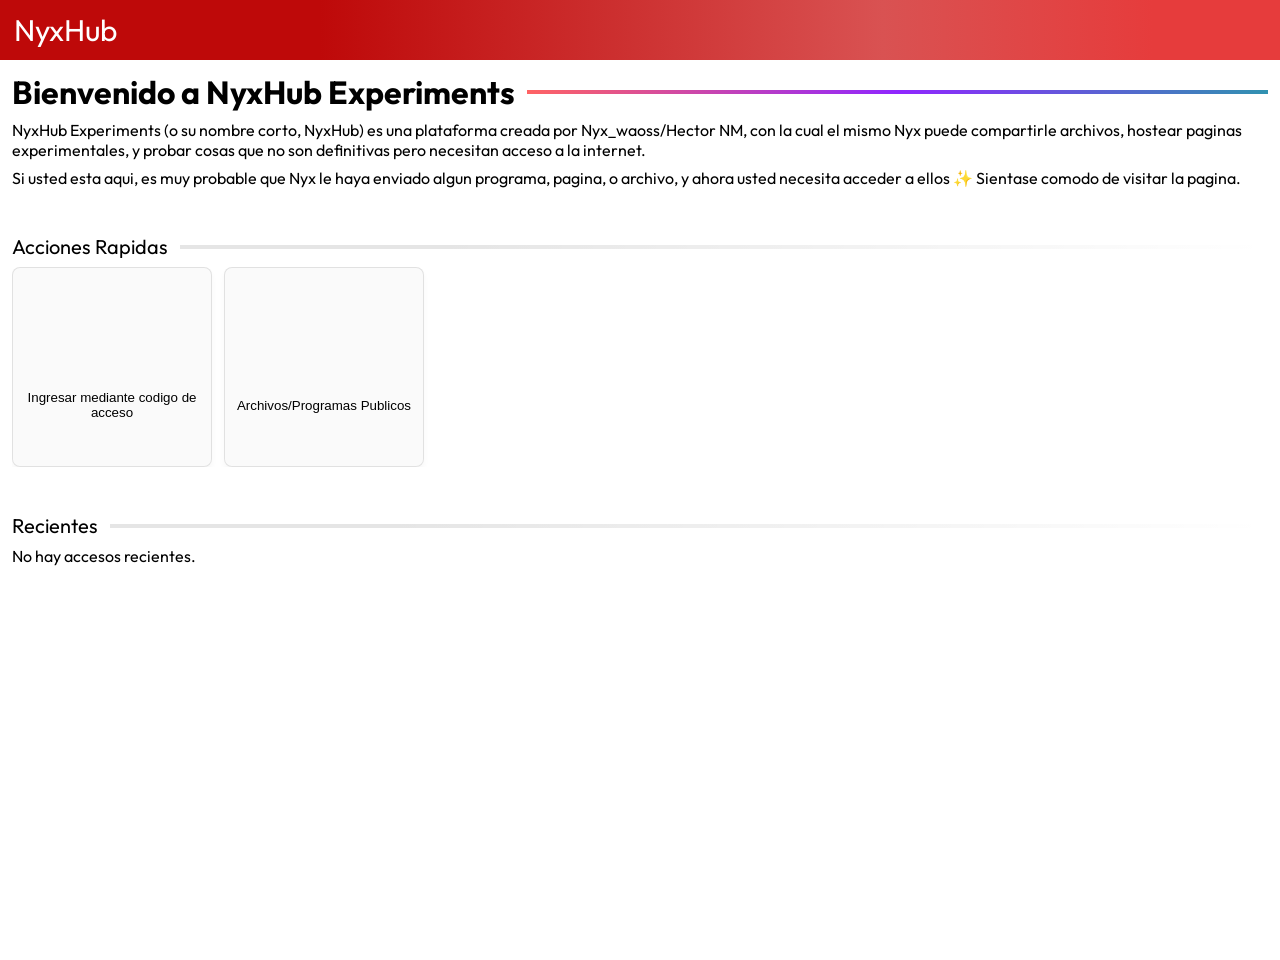
<file: index.html>
<!DOCTYPE html>
<html lang="en">
<head>
    <meta charset="UTF-8">
    <meta name="viewport" content="width=device-width, initial-scale=1.0">
    <title>NyxHub</title>
    <link rel="stylesheet" href="/styleinjected.css">
    <link rel="stylesheet" href="/styles.css">
    <link rel='stylesheet' href='https://cdn-uicons.flaticon.com/4.0.0/uicons-solid-rounded/css/uicons-solid-rounded.css'>
    <meta name="google-site-verification" content="td00GYDnzHykh4Shzi8BROy9XLe3nFU7idQ3V87_ILs" />
</head>
<body>
    <header>
        <span>NyxHub</span>
    </header>
    <main id="main">
        <div class="welcome"><h1>Bienvenido a NyxHub Experiments</h1><div class="line"></div></div>
        <span>NyxHub Experiments (o su nombre corto, NyxHub) es una plataforma creada por Nyx_waoss/Hector NM, con la cual el mismo Nyx puede compartirle archivos, hostear paginas experimentales, y probar cosas que no son definitivas pero necesitan acceso a la internet.</span>
        <span>Si usted esta aqui, es muy probable que Nyx le haya enviado algun programa, pagina, o archivo, y ahora usted necesita acceder a ellos ✨️ Sientase comodo de visitar la pagina.</span>
        <section class="quickActons">
            <div class="title"><span>Acciones Rapidas</span><div class="line"></div></div>
            <div class="content">
                <button onclick="home_quickActions_enterViaAccessCode()"><i class="fi fi-sr-password-alt"></i> Ingresar mediante codigo de acceso</button>
                <button><i class="fi fi-sr-globe"></i> Archivos/Programas Publicos</button>
            </div>
        </section>
        <section class="recientPages">
            <div class="title"><span>Recientes</span><div class="line"></div></div>
            <div class="content">
                <button><i class="fi fi-sr-password-alt"></i> Ingresar mediante codigo de acceso</button>
            </div>
        </section>
    </main>
    <div id="textMsgBox" class="hidden">
        <span>Ingrese un valor.</span>
        <input type="text">
        <div class="buttons">
            <button class="cls">Cancelar</button>
            <button class="acp">Confirmar</button>
        </div>
    </div>
    <script src="/scriptinjected.js"></script>
    <script src="/app.js"></script>
</body>
</html>
</file>
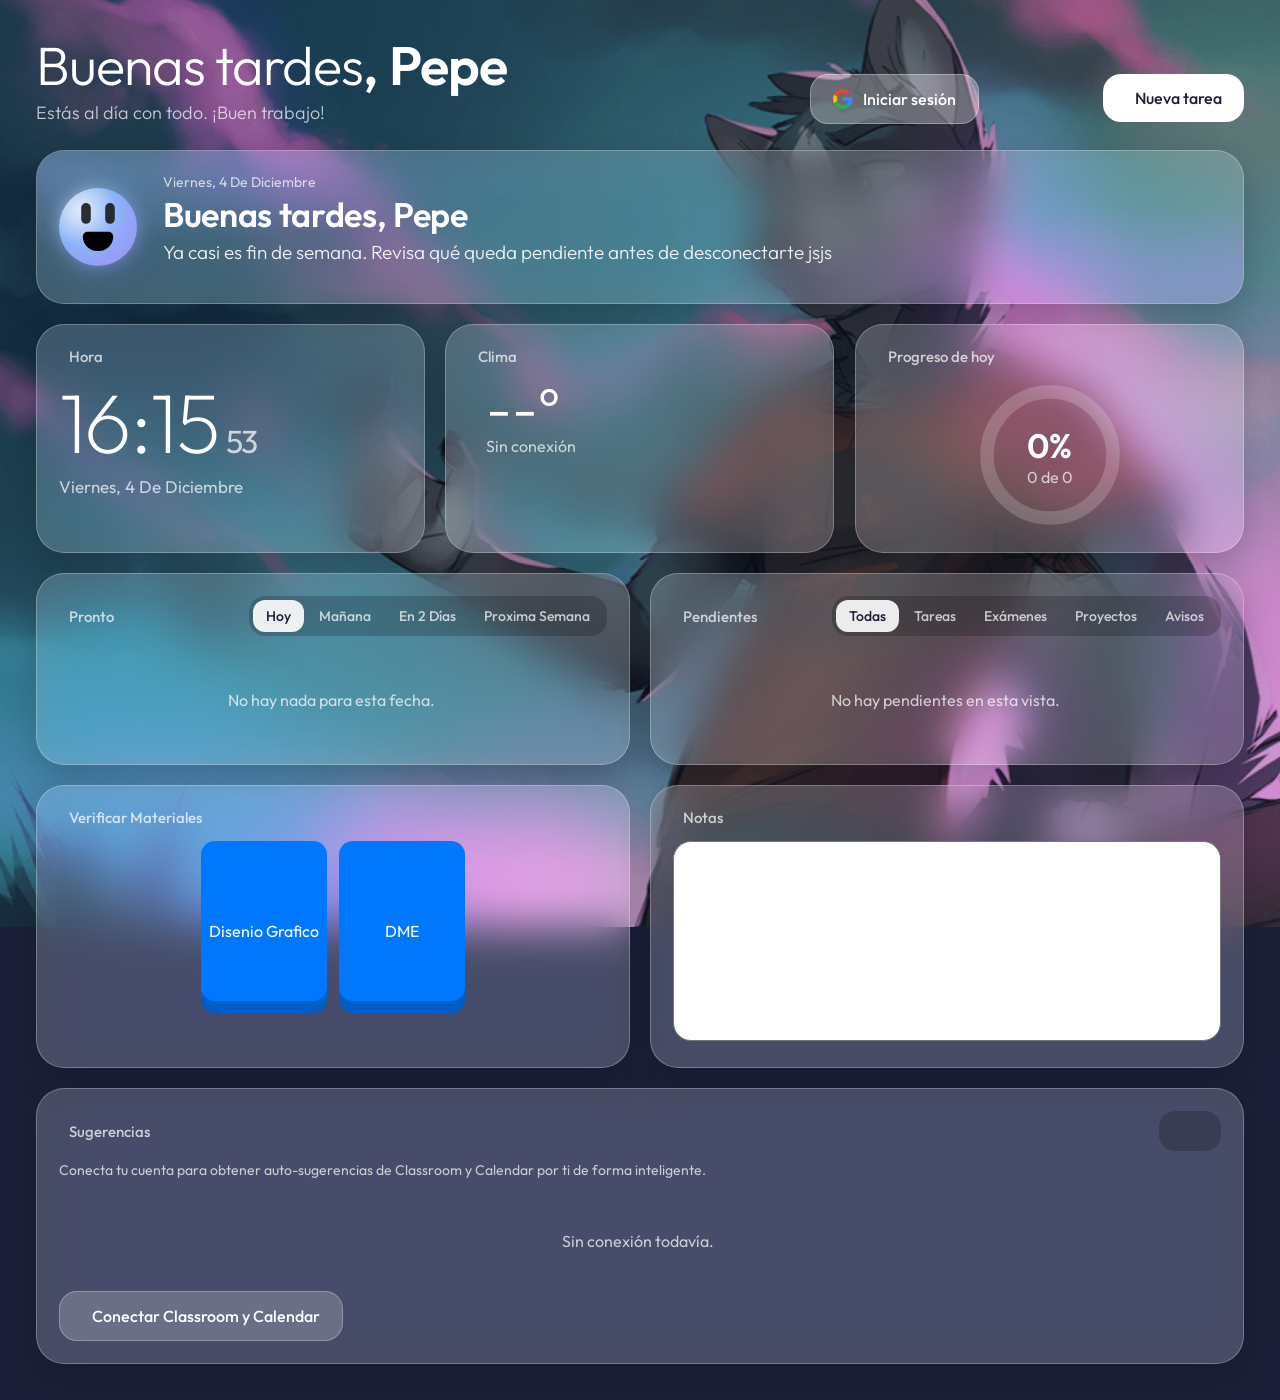
<file: public/pendientesdashboard/index.html>
<!DOCTYPE html>
<html lang="es">
<head>
<meta charset="UTF-8">
<meta name="viewport" content="width=device-width, initial-scale=1, viewport-fit=cover">
<title>ToDo Nyx</title>
<link rel="icon" type="image/x-icon" href="/public/pendientesdashboard/assets/icons/icon-192.png">
<link rel="preconnect" href="https://fonts.googleapis.com">
<link rel="preconnect" href="https://fonts.gstatic.com" crossorigin>
<link href="https://fonts.googleapis.com/css2?family=Outfit:wght@100..900&display=swap" rel="stylesheet">
<link rel="stylesheet" href="https://cdn-uicons.flaticon.com/2.6.0/uicons-regular-rounded/css/uicons-regular-rounded.css">
<link rel='stylesheet' href='https://cdn-uicons.flaticon.com/4.0.0/uicons-solid-rounded/css/uicons-solid-rounded.css'>
<link rel="stylesheet" href="styles.css">
<link rel="manifest" href="/public/pendientesdashboard/manifest.json">
<meta name="theme-color" content="#1b2038">
<meta name="google-site-verification" content="td00GYDnzHykh4Shzi8BROy9XLe3nFU7idQ3V87_ILs" />
</head>
<body>
<div class="bg"></div>

<div id="nioContainer">
    <div class="lastResponse">
        <p class="nioResponse">
            Claro que si! He agregado la tarea para ti!
        </p>
    </div>
    <div class="input">
        <span class="userInput">Puedes agregar una tarea de...</span>
    </div>
</div>

<main class="app">
	<header class="top">
		<div>
			<h1><span id="hello">Buenos días</span>, <span id="name" contenteditable="true" spellcheck="false" title="Toca para cambiar tu nombre">Pepe</span></h1>
			<p id="sub" class="muted"></p>
		</div>
		<div class="create">
		<button class="btn secondary" id="subjectsBtn" title="Materias"><i class="fi fi-rr-settings"></i></button>
			<button class="btn secondary" id="invokeNioBtn"><i class="fi fi-rr-circle-microphone"></i></button>
			<button class="btn primary" id="add"><i class="fi fi-rr-plus"></i><span>Nueva tarea</span></button>
		</div>
	</header>

	<section class="grid">
		<article class="card hero" id="hero" data-mood="calm" style="--i:0">
			<div class="hero-orb" id="invokeNioOrbBtn">
				<span></span><span></span><span></span>
				<div class="face">
					<div class="eyes"><div class="eye l"></div><div class="eye r"></div></div><div class="mouth"></div>
				</div>
			</div>
			<div class="hero-body">
				<div class="hero-kicker" id="heroKicker"></div>
				<h2 id="heroTitle"></h2>
				<p id="heroText"></p>
				<div class="hero-chips" id="heroChips"></div>
			</div>
		</article>

		<article class="card clock" style="--i:0">
			<div class="card-title"><i class="fi fi-rr-clock"></i>Hora</div>
			<div class="time"><span id="hm">00:00</span><small id="sec">00</small></div>
			<div class="muted" id="date"></div>
		</article>

		<article class="card weather" style="--i:1">
			<div class="card-title"><i class="fi fi-rr-cloud-sun"></i>Clima</div>
			<div class="w-row">
				<i class="fi fi-rr-cloud-sun w-icon" id="w-icon"></i>
				<div>
					<div class="temp" id="w-temp">--°</div>
					<div class="muted" id="w-desc">Clima</div>
				</div>
			</div>
			<div class="w-extra muted" id="w-extra"></div>
		</article>

		<article class="card progress" style="--i:2">
			<div class="card-title"><i class="fi fi-rr-chart-pie-alt"></i>Progreso de hoy</div>
			<div class="ring-wrap">
				<svg viewBox="0 0 100 100" class="ring">
					<circle cx="50" cy="50" r="42" class="ring-bg"/>
					<circle cx="50" cy="50" r="42" class="ring-fg" id="ring"/>
				</svg>
				<div class="ring-text"><b id="pct">0%</b><span class="muted" id="pct-sub">0 de 0</span></div>
			</div>
		</article>

		<article class="card list today" style="--i:3">
			<div class="card-title"><i class="fi fi-rr-calendar-day"></i>Pronto
				<div class="seg" id="soonFilters">
					<button data-sf="today" class="on">Hoy</button>
					<button data-sf="tomorrow">Mañana</button>
					<button data-sf="in2days">En 2 Días</button>
					<button data-sf="nextweek">Proxima Semana</button>
				</div>
			</div>
			<div class="tasks" id="today"></div>
		</article>

		<article class="card list upcoming" style="--i:4">
			<div class="card-title">
				<i class="fi fi-rr-list-check"></i>Pendientes
				<div class="seg" id="filters">
					<button data-f="all" class="on">Todas</button>
					<button data-f="Tarea">Tareas</button>
					<button data-f="Examen">Exámenes</button>
					<button data-f="Proyecto">Proyectos</button>
					<button data-f="Recordatorio">Avisos</button>
				</div>
			</div>
			<div class="tasks" id="upcoming"></div>
		</article>

		<article class="card list materialcheck" style="--i:5">
			<div class="card-title"><i class="fi fi-rr-box"></i>Verificar Materiales</div>
			<div class="row">
				<button data-mat="dg">
					<div class="icons">
						<i class="fi fi-sr-pencil-paintbrush"></i>
						<i class="fi fi-sr-palette"></i>
					</div>
					Disenio Grafico
				</button>
				<button data-mat="dme">
					<div class="icons">
						<i class="fi fi-sr-house-chimney"></i>
						<i class="fi fi-sr-ruler-triangle"></i>
					</div>
					DME
				</button>
			</div>
		</article>

		<article class="card list quicknotes" style="--i:6">
			<div class="card-title"><i class="fi fi-rr-edit"></i>Notas</div>
			<textarea id="quickNotes"></textarea>
		</article>

		<article class="card list suggest" id="suggestCard" style="--i:7">
			<div class="card-title">
				<i class="fi fi-rr-bulb"></i>Sugerencias <span class="badge" id="sgCount"></span>
				<div class="seg">
				<button id="sgMap" title="Vincular clases con materias"><i class="fi fi-rr-link"></i></button>
				<button id="sgRefresh" title="Revisar ahora"><i class="fi fi-rr-refresh"></i></button>
				</div>
			</div>
			<div class="sg-status muted" id="sgStatus"></div>
			<div class="tasks" id="sgList"></div>
			<button class="btn ghost" id="sgConnect"><i class="fi fi-rr-link"></i><span>Conectar Classroom y Calendar</span></button>
			<button class="btn ghost" id="sgDisconnect" style="display:none"><i class="fi fi-rr-sign-out-alt"></i><span>Desconectar Classroom y Calendar</span></button>
		</article>
	</section>
</main>

<div class="overlay" id="overlay">
	<div class="panel" id="panel"></div>
</div>
<div class="toasts" id="toasts"></div>

<script src="assistant.js"></script>
<script src="app.js"></script>
<script src="sync.js"></script>
<script src="intel/config.js"></script>
<script src="intel/store.js"></script>
<script src="intel/text.js"></script>
<script src="intel/classify.js"></script>
<script src="intel/google.js"></script>
<script src="intel/collector.js"></script>
<script src="intel/analyzer.js"></script>
<script src="intel/greeter.js"></script>
<script src="intel/mock.js"></script>
<script src="intel/ui.js"></script>
<script src="intel/settings.js"></script>

<script src="intel/intel.js"></script>
<!--<script src="https://cdn.jsdelivr.net/npm/eruda"></script>
<script>eruda.init();</script>-->
</body>
</html>
</file>
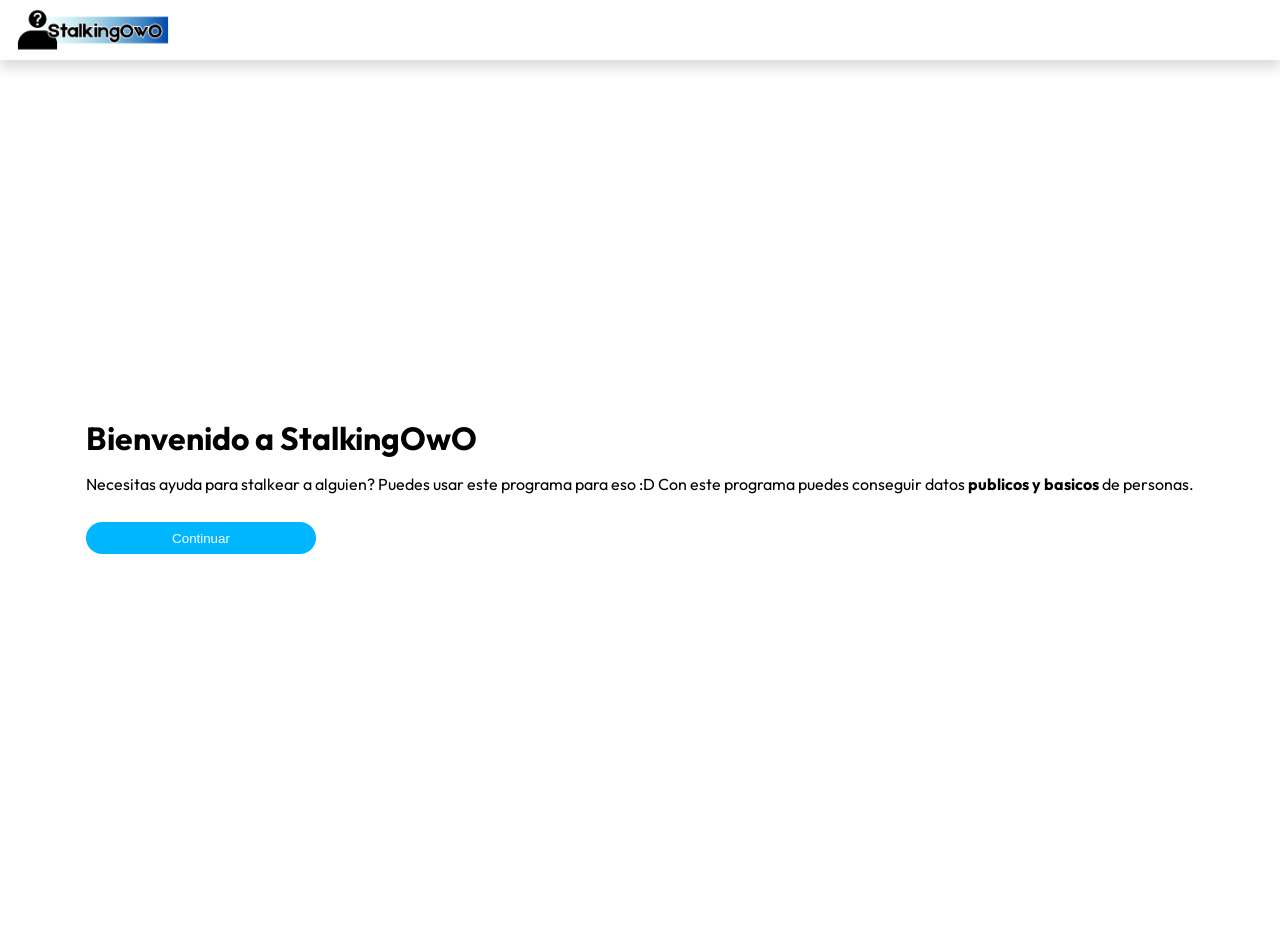
<file: public/stalkingowo/index.html>
<!DOCTYPE html>
<html lang="en">
<head>
    <meta charset="UTF-8">
    <meta name="viewport" content="width=device-width, initial-scale=1.0">
    <title>StalkOWO</title>
    <script src="/scriptinjected.js"></script>
    <link rel="stylesheet" href="/styleinjected.css">
    <link rel="stylesheet" href="/public/stalkingowo/styles.css">
    <link rel='stylesheet' href='https://cdn-uicons.flaticon.com/4.0.0/uicons-solid-rounded/css/uicons-solid-rounded.css'>
    <link rel='stylesheet' href='https://cdn-uicons.flaticon.com/4.0.0/uicons-bold-rounded/css/uicons-bold-rounded.css'>
</head>
<body>
    <header><img alt="" src="/public/stalkingowo/assets/logo.png"></header>
    <main>
        <div id="page_home" class="page hidden">
            <h1>Bienvenido a StalkingOwO</h1>
            <p>Necesitas ayuda para stalkear a alguien? Puedes usar este programa para eso :D Con este programa puedes conseguir datos <strong>publicos y basicos</strong> de personas.</p>
            <button onclick="gotoPage('first')">Continuar <i class="fi fi-rr-angle-small-right"></i></button>
        </div>
        <div id="page_first" class="page hidden">
            <h1>Aviso Importante y Términos de Uso</h1>
            <p>
                Por razones legales, éticas y de privacidad, es fundamental considerar los siguientes puntos antes de continuar:
            </p>
            <ul>
                <li>
                    <strong>Información únicamente pública:</strong> Este programa no accede, extrae ni vulnera información privada. Todo el contenido recopilado proviene de fuentes de acceso público en internet.
                </li>
                <li>
                    <strong>Uso responsable:</strong> La herramienta está concebida con fines puramente informativos. Queda estrictamente prohibido su uso para acoso (harassment), ciberacoso, doxxing, intimidación o cualquier actividad ilícita.
                </li>
                <li>
                    <strong>Responsabilidad del usuario:</strong> No nos hacemos responsables del uso indebido, la interpretación o las acciones que ejecutes utilizando los datos mostrados en esta plataforma.
                </li>
            </ul>
            <p>
                Al hacer clic en "Acepto", confirmas que entiendes estas condiciones y te comprometes a hacer un uso ético de la herramienta.
            </p>
            <label for="acceptEticCheckbox"><input type="checkbox" id="acceptEticCheckbox"> Acepto el uso ético de la herramienta.</label>
            <button onclick="gotoPage('selectData')">Acepto <i class="fi fi-rr-angle-small-right"></i></button>
        </div>
    </main>

    <script src="/public/stalkingowo/app.js"></script>
</body>
</html>
</file>
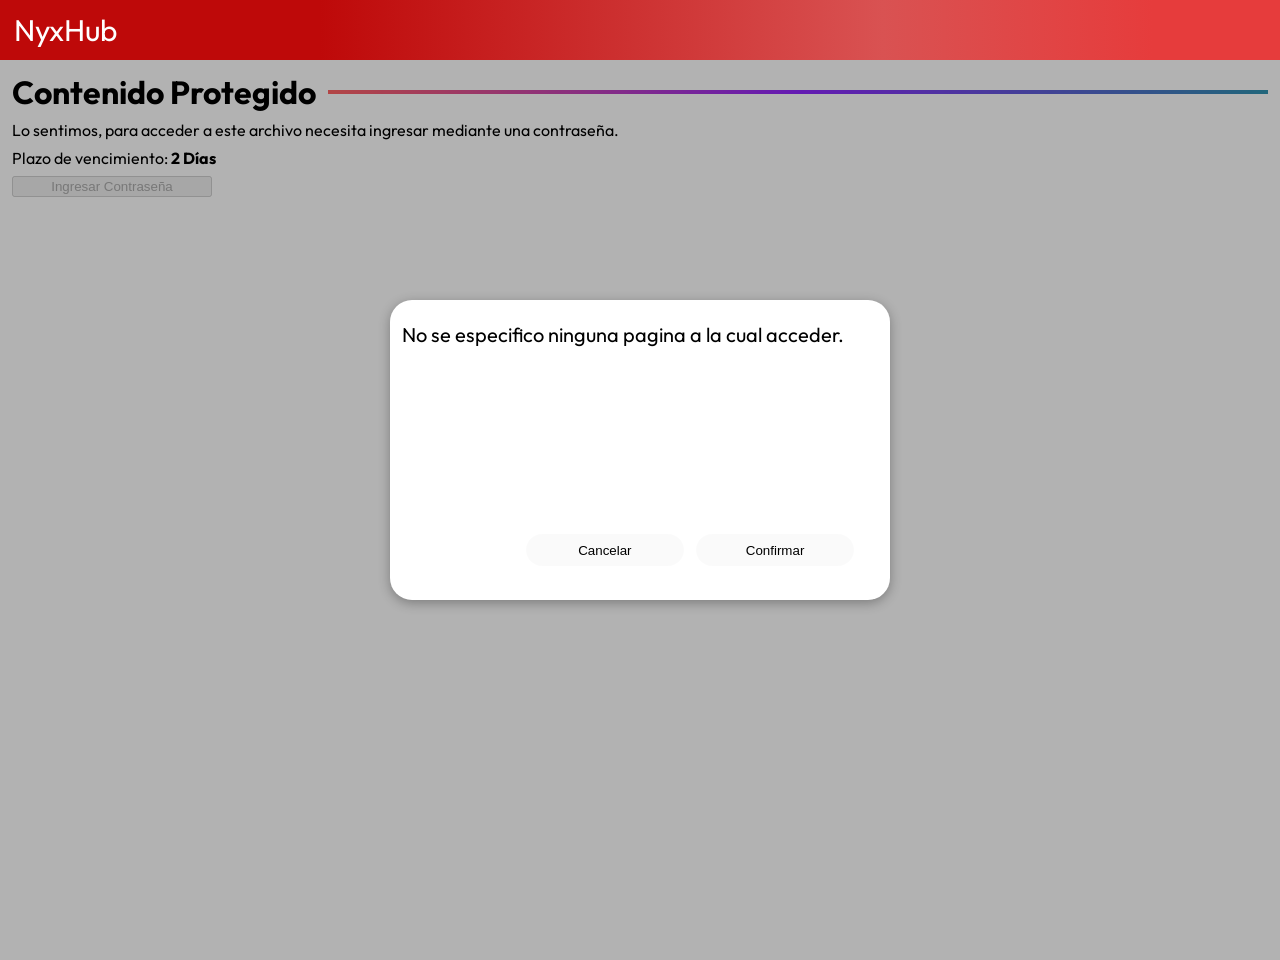
<file: requestAccess.html>
<!DOCTYPE html>
<html lang="en">
<head>
    <meta charset="UTF-8">
    <meta name="viewport" content="width=device-width, initial-scale=1.0">
    <title>NyxHub | Contenido Protegido</title>
    <link rel="stylesheet" href="/styleinjected.css">
    <link rel="stylesheet" href="/styles.css">
    <link rel="stylesheet" href="/requestAccess/styles.css">
    <link rel='stylesheet' href='https://cdn-uicons.flaticon.com/4.0.0/uicons-solid-rounded/css/uicons-solid-rounded.css'>
</head>
<body>
    <header>
        <span>NyxHub</span>
    </header>
    <main id="main">
        <div class="welcome"><h1>Contenido Protegido</h1><div class="line"></div></div>
        <span>Lo sentimos, para acceder a este archivo necesita ingresar mediante una contraseña.</span>
        <span>Plazo de vencimiento: <strong>2 Días</strong></span>
        <button onclick="verifyAndRedirect()" id="accessButton">Ingresar Contraseña</button>
    </main>
    <div id="textMsgBox" class="hidden">
        <span>Ingrese un valor.</span>
        <input type="text">
        <div class="buttons">
            <button class="cls">Cancelar</button>
            <button class="acp">Confirmar</button>
        </div>
    </div>
    <script src="/scriptinjected.js"></script>
    <script src="/requestAccess/app.js"></script>
</body>
</html>
<!--
ü, é, á, í, ó, ú, ñ, Ñ, ¿, ¡
-->
</file>
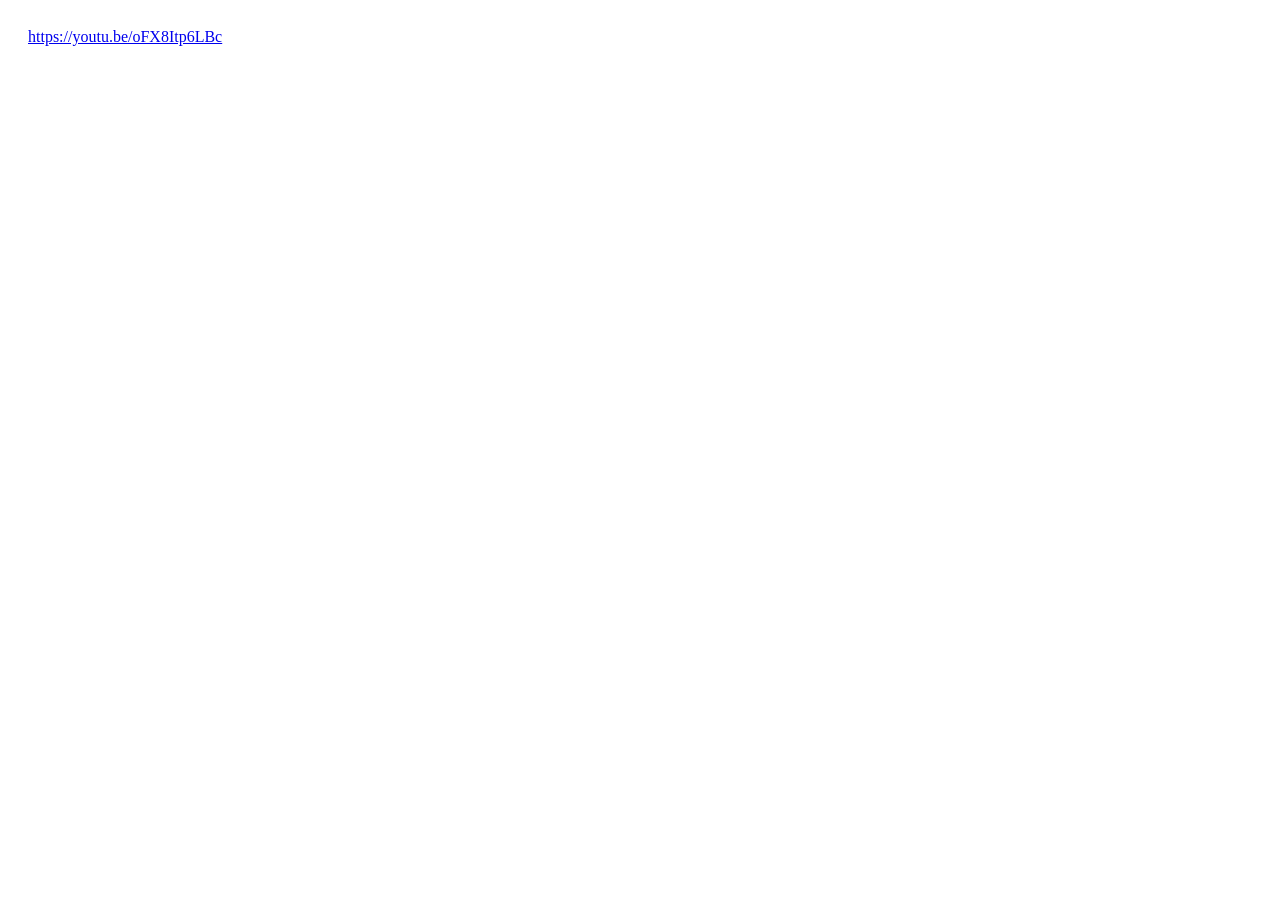
<file: public/mensajecuriosouwu.html>
<!DOCTYPE html>
<html lang="en">
<head>
    <meta charset="UTF-8">
    <meta name="viewport" content="width=device-width, initial-scale=1.0">
    <title>Hola?</title>
    <style>
        .hidden {
            display: none !important;
        }
        body {
            width: 100vw;
            height: 100vh;

            overflow-x: hidden;
            overflow-y: auto;

            display: flex;
            flex-direction: column;
            align-items: center;

            margin: 0;
        }
        h1 {
            margin: 0;
            margin-top: 4px;
        }
        p {
            margin: 0;
        }
        .text {
            width: 100%;
            display: flex;

            background-color: rgb(255, 255, 255);
            box-shadow: inset 0 4px 6px rgba(0, 0, 0, 0.1);

            padding: 14px;
            box-sizing: border-box;

            margin-top: 22px;
        }
        .text p {
            word-break: break-all;
        }

        #videolinkpopup {
            position: fixed;
            top: 0;
            left: 0;
            width: 100%;
            height: 100%;
            z-index: 80;

            background-color: white;

            padding: 28px;
            box-sizing: border-box;
        }
    </style>
</head>
<body>
    <div id="videolinkpopup"> <a href="https://youtu.be/oFX8Itp6LBc">https://youtu.be/oFX8Itp6LBc</a> </div>
    <h1>Hola?</h1>
    <p>Eres Isan? Espero que si. Que haces aqui? Que buscas?? Solo te dire que...</p>
    <div class="text">
        <p>MTZ4MTYuLi4zMgpBbnRlcyBkZSBjb250aW51YXIsIHF1ZSBoYWNlcyBhcXXDrT8gQ29tbyBsbGVnYXN0ZSBhY2E/PyBCdWVubywgYXF1w60gdGllbmVzIGxvIHF1ZSBidXNjYXMgKENyZW8pLgpQZXJvIGVuIHNlcmlvLCBjb21vIGxsZWdhc3RlIGhhc3RhIGFxdWk/[base64]/[base64]/[base64]</p>
    </div>
    <script>
        const params = new URLSearchParams(window.location.search);
        if (params.has('whatthefuck')) {
            document.getElementById('videolinkpopup').classList.add('hidden');
        }
    </script>
</body>
</html>
</file>
<file: styleinjected.css>
@import url('https://fonts.googleapis.com/css2?family=Outfit:wght@100..900&display=swap');
html, body {
    margin: 0;
    width: 100vw;
    height: 100vh;
    font-family: "Outfit", sans-serif;
}
.hidden {
    display: none !important;
}
</file>
<file: styles.css>
/*nyxhub main*/
body {
    overflow-y: hidden;
    overflow-x: hidden;
}

header {
    width: 100%;
    height: 60px;

    background: #BE0909;
    background: linear-gradient(90deg, rgba(190, 9, 9, 1) 25%, rgba(217, 82, 82, 1) 69%, rgba(230, 60, 60, 1) 90%);
    box-shadow: 0 8px 12px rgba(0, 0, 0, 0.18);

    display: flex;
    align-items: center;
    gap: 8px;

    padding: 4px 14px;
    box-sizing: border-box;

    overflow-x: hidden;
}
header span {
    font-size: 30px;
    color: white;
}

main {
    width: 100%;
    height: 100%;

    padding: 12px;
    box-sizing: border-box;

    display: flex;
    flex-direction: column;
    gap: 8px;

    overflow-y: auto;
    overflow-x: hidden;

    background-color: white;
}
main .welcome {
    width: 100%;
    display: flex;
    align-items: center;
    justify-content: center;
    gap: 12px;
}
main .welcome h1 {
    margin: 0;
    flex-shrink: 0;
    font-size: clamp(24px, 3vw, 32px);
}
main .welcome .line {
    width: 100%;
    height: 4px;
    flex: 1;
    flex-shrink: 1;

    background: #ff6363;
    background: linear-gradient(90deg, rgba(255, 99, 99, 1) 0%, rgba(143, 38, 255, 1) 50%, rgba(48, 146, 176, 1) 100%);
}
@media (max-width: 768px) {
    main .welcome h1 {
        width: 100%;
        flex: 1;
        text-align: center;
    }
    main .welcome .line {
        display: none;
    }
}

main section {
    width: 100%;
    height: auto;
    max-height: 600px;

    margin-top: 38px;

    display: flex;
    flex-direction: column;
}

main section .title {
    width: 100%;
    display: flex;
    align-items: center;
    gap: 12px;
}
main section .title span {
    font-size: 20px;
}
main section .title .line {
    width: 100%;
    height: 4px;
    flex: 1;
    flex-shrink: 1;
    background: #000000;
    background: linear-gradient(90deg, rgba(0, 0, 0, 0.1) 25%, rgba(0, 0, 0, 0) 100%);
}

main section .content {
    width: 100%;
    display: flex;
    align-items: center;
    gap: 12px;
    overflow-y: hidden;
    overflow-x: auto;
    margin-top: 8px;
}
main section .content button {
    width: 200px;
    height: auto;
    aspect-ratio: 1/1;

    border-radius: 8px;
    border: 1px solid rgba(0, 0, 0, 0.1);
    background-color: rgba(0, 0, 0, 0.02);
    box-shadow: 0 4px 6px rgba(0, 0, 0, 0.034);
    cursor: pointer;

    display: flex;
    flex-direction: column;
    align-items: center;
    justify-content: center;
    gap: 16px;
}
main section .content button:hover {
    border: 1px solid rgba(0, 0, 0, 0.14);
    background-color: rgba(0, 0, 0, 0.06);
    box-shadow: 0 4px 6px rgba(0, 0, 0, 0.06);
}

main section .content button i {
    font-size: 60px;
    width: 60px;
    height: 60px;
}

#textMsgBox {
    position: fixed;
    top: 50%;
    left: 50%;
    transform: translate(-50%, -50%) scale(1);
    width: 100%;
    height: 100%;
    max-width: 500px;
    max-height: 300px;
    z-index: 10;

    border-radius: 22px;
    box-shadow: 0 3px 12px rgba(0, 0, 0, 0.3);
    background-color: rgb(255, 255, 255);

    display: flex;
    flex-direction: column;
    align-items: center;
    gap: 12px;

    padding: 22px 12px;
    box-sizing: border-box;
}
#textMsgBox span {
    font-size: 20px;
    width: 100%;
    text-align: left;
}
#textMsgBox input {
    width: 80%;
    height: 30px;

    margin-top: 12px;

    border: none;
    border-radius: 8px;
    border-bottom: 1px solid rgba(0, 0, 0, 0.3);
    background-color: rgba(0, 0, 0, 0.04);
}
#textMsgBox .buttons {
    width: 90%;
    display: flex;
    align-items: center;
    justify-content: center;
    gap: 12px;

    margin-top: auto;
    margin-bottom: 12px;
    padding-left: 100px;
    box-sizing: border-box;
}
#textMsgBox .buttons button {
    width: 100%;
    height: 32px;

    background-color: rgba(0, 0, 0, 0.02);
    border: none;
    border-radius: 999em;
    cursor: pointer;
}
#textMsgBox .buttons button:hover {
    background-color: rgba(0, 0, 0, 0.04);
}
</file>
<file: public/pendientesdashboard/styles.css>
:root{
  --text:#fff;
  --muted:rgba(255,255,255,.72);
  --glass:rgba(255,255,255,.2);
  --glass-strong:rgba(28,30,48,.55);
  --border:rgba(255,255,255,.26);
  --accent:#8ab4ff;
  --ok:#7ee0a8;
  --warn:#ffcf70;
  --bad:#ff8c9a;
  --radius:28px;
  --ease:cubic-bezier(.2,.9,.2,1);
}
*{box-sizing:border-box;margin:0;padding:0;-webkit-tap-highlight-color:transparent}
html,body{height:100%}
body{
  font-family:'Outfit',system-ui,sans-serif;
  color:var(--text);
  background:#1b2038;
  overflow-x:hidden;
}
.bg{
  position:fixed;inset:0;z-index:-1;
  background:
    linear-gradient(160deg,rgba(15,18,40,.35),rgba(15,18,40,.15)),
    url("/public/pendientesdashboard/assets/wallpaper.webp") center/cover no-repeat,
    linear-gradient(135deg,#3a4a8f,#8a5ca8 55%,#e08a7a);
  animation:drift 40s ease-in-out infinite alternate;
  transform:scale(1.06);
}
@keyframes drift{to{transform:scale(1.12) translate(-1.2%,-1%)}}

.muted{color:var(--muted)}
button{font:inherit;color:inherit;border:0;background:none;cursor:pointer}
i.fi{display:inline-flex;line-height:1}

.app{max-width:1280px;margin:0 auto;padding:clamp(18px,3vw,36px);padding-top:max(env(safe-area-inset-top),clamp(18px,3vw,36px))}

/* Cabecera */
.top{display:flex;align-items:flex-end;gap:16px;margin-bottom:26px;animation:fadeIn .8s var(--ease) both; width: 100%;}
.top .btn.secondary {
    padding: 14px 0;
    display: flex;
    align-items: center;
    justify-content: center;
}
.top .btn.secondary i {
    font-size: 24px;
    width: 24px;
    height: 24px;
}
h1{font-size:clamp(32px,5vw,54px);font-weight:600;letter-spacing:-.02em;line-height:1.1}
#hello{font-weight:300}
#name{outline:none;border-bottom:2px dashed transparent;transition:border-color .2s;border-radius:4px;padding:0 2px}
#name:active,#name:focus{border-color:rgba(255,255,255,.5)}
#sub{font-size:18px;margin-top:6px;font-weight:300}
.btn{display:inline-flex;align-items:center;gap:10px;padding:14px 22px;border-radius:18px;font-weight:500;font-size:16px;transition:transform .32s var(--ease),background .25s}
.btn:active{transform:scale(.97)}
.btn.primary{background:#fff;color:#1b2038}
.btn.primary i{transition:transform .35s var(--ease)}
.btn.ghost{background:var(--glass);border:1px solid var(--border)}
.btn.danger{background:rgba(255,140,154,.2);border:1px solid rgba(255,140,154,.5);color:#ffd0d6}

/* Grid */
.grid{display:grid;grid-template-columns:repeat(12,1fr);gap:20px}
.card{
	background:var(--glass);
	border:1px solid var(--border);
	border-radius:var(--radius);
	padding:22px;
	backdrop-filter:blur(22px) saturate(150%);
	-webkit-backdrop-filter:blur(22px) saturate(150%);
	box-shadow:0 12px 32px rgba(10,12,30,.22);
	animation:rise .8s var(--ease) both;
	animation-delay:calc(var(--i)*90ms + 150ms);
}
.card .row {
	width: 100%;
	display: flex;
	align-items: center;
	justify-content: center;
	gap: 12px;
}
.clock,.weather,.progress{grid-column:span 4;min-height:200px}
.today{grid-column:span 6}
.upcoming{grid-column:span 6}
.materialcheck{grid-column:span 6}
.materialcheck .row button {
	height: 160px;
	width: 126px;

	border-radius: 14px;
	box-shadow: 0 12px 0 rgb(0, 94, 202);
	background-color: rgb(0, 119, 255);
}
.materialcheck .row button:active {
	transform: translateY(8px);
	box-shadow: 0 4px 0 rgb(0, 94, 202);
}
.mat{cursor:pointer}
.mat.done .t-title{text-decoration:none;opacity:1}
.mat-count{margin:6px 0 16px;font-size:15px}

.quicknotes{grid-column:span 6}
.quicknotes textarea {
	width: 100%;
	height: 200px;
	resize: none;

	box-sizing: border-box;
	padding: 8px;
	border-radius: 18px;
	font-family: 'Outfit', sans-serif;
	font-size: 16px;
	background-color: rgba(255, 255, 255, 1);
	color: black;
}
.card-title{display:flex;align-items:center;gap:10px;font-size:15px;font-weight:500;color:var(--muted);margin-bottom:14px;flex-wrap:wrap}
@keyframes rise{from{opacity:0;transform:translateY(28px) scale(.97)}to{opacity:1;transform:none}}
@keyframes fadeIn{from{opacity:0;transform:translateY(-10px)}to{opacity:1;transform:none}}

/* Reloj */
.time{display:flex;align-items:baseline;gap:8px;font-size:clamp(54px,7vw,84px);font-weight:200;letter-spacing:-.03em;line-height:1}
.time small{font-size:.38em;font-weight:400;color:var(--muted);display:inline-block;min-width:1.2em; transition:transform 0.5s var(--ease), filter 0.3s ease;}
.time small.tick{transform:scale(1.1); filter: blur(2px); transition:transform 0.02s var(--ease), filter 0.02s ease;}
.clock .muted{margin-top:12px;font-size:17px;text-transform:capitalize}

/* Clima */
.w-row{display:flex;align-items:center;gap:18px}
.w-icon{font-size:64px;/*animation:float 5s ease-in-out infinite*/}
@keyframes float{50%{transform:translateY(-8px) rotate(-3deg)}}
.temp{font-size:56px;font-weight:300;line-height:1}
.w-extra{margin-top:14px;font-size:15px;display:flex;gap:18px}
.w-extra span{display:inline-flex;align-items:center;gap:6px}

/* Progreso */
.ring-wrap{position:relative;width:150px;height:150px;margin:4px auto 0}
.ring{width:100%;height:100%;transform:rotate(-90deg)}
.ring circle{fill:none;stroke-width:9;stroke-linecap:round}
.ring-bg{stroke:rgba(255,255,255,.18)}
.ring-fg{stroke:var(--ok);stroke-dasharray:264;stroke-dashoffset:264;transition:stroke-dashoffset 1.1s var(--ease)}
.ring-text{position:absolute;inset:0;display:flex;flex-direction:column;align-items:center;justify-content:center}
.ring-text b{font-size:34px;font-weight:600}

/* Listas */
.tasks{display:flex;flex-direction:column;gap:10px;max-height:420px;overflow-y:auto;padding:2px 4px 2px 0;scrollbar-width:thin;scrollbar-color:rgba(255,255,255,.3) transparent}
.task{
    --c:#8ab4ff;
    display:grid;grid-template-columns:auto 1fr auto;align-items:center;gap:14px;
    padding:14px 16px;border-radius:20px;
    background:rgba(255,255,255,.1);
    border:1px solid rgba(255,255,255,.16);
    /*border-left:5px solid var(--c);*/
    cursor:pointer;
    transition:transform .3s var(--ease),background .3s;
    animation:rise .55s var(--ease) both;
    animation-delay:calc(var(--n)*55ms);
}
.task .subject {
    color: color-mix(in srgb, var(--c) 90%, white 10%);
    text-shadow: 0 0 8px rgba(0, 0, 0, 0.2);
}
.task:active{transform:translateX(6px);background:rgba(255,255,255,.18)}
.check{width:30px;height:30px;border-radius:50%;border:2px solid rgba(255,255,255,.55);display:grid;place-items:center;font-size:14px;color:transparent;transition:all .35s var(--ease)}
.check:active{border-color:#fff;transform:scale(1.12)}
.task.done .check{background:var(--ok);border-color:var(--ok);color:#12301f;animation:pop .45s var(--ease)}
@keyframes pop{40%{transform:scale(1.35)}}
.t-title{font-size:17px;font-weight:500;transition:opacity .3s}
.t-meta{font-size:14px;color:var(--muted);display:flex;gap:14px;flex-wrap:wrap;margin-top:3px}
.t-meta span{display:inline-flex;align-items:center;gap:5px}
.task.done .t-title{text-decoration:line-through;opacity:.5}
.task.done .t-meta{opacity:.5}
.task.late .when{color: color-mix(in srgb, var(--bad) 90%, white 10%); text-shadow: 0 0 8px rgba(0, 0, 0, 0.1);}
.chev{opacity:.5;transition:transform .3s var(--ease)}
.task:active .chev{transform:translateX(4px);opacity:1}
.empty{display:flex;flex-direction:column;align-items:center;gap:8px;padding:30px 10px;color:var(--muted);text-align:center}
.empty i{font-size:34px}

/* Filtros */
.seg{margin-left:auto;display:flex;gap:2px;padding:4px;border-radius:16px;background:rgba(0,0,0,.2)}
.seg button{padding:7px 13px;border-radius:12px;font-size:14px;color:var(--muted);transition:all .25s var(--ease)}
.seg button.on{background:rgba(255,255,255,.9);color:#1b2038}

/* Overlay y panel */
.overlay{
    position:fixed;
    inset:0;
    z-index:20;
    display:flex;
    align-items:center;
    justify-content:center;
    padding:18px;
    background:rgba(10,12,28,.35);
    backdrop-filter:blur(8px);
    -webkit-backdrop-filter:blur(8px);

    pointer-events: none;
    opacity: 0;
    transition: opacity 0.28s ease;
}
.overlay.open {
    pointer-events: all;
    opacity: 1;
    /*animation:fadeOnly .35s ease both*/
}
@keyframes fadeOnly{from{opacity:0}}
.panel{
  --c:#8ab4ff;
  position:relative;width:min(560px,100%);max-height:92vh;overflow-y:auto;
  padding:30px;border-radius:32px;
  background:var(--glass-strong);
  border:1px solid var(--border);
  backdrop-filter:blur(30px) saturate(160%);
  -webkit-backdrop-filter:blur(30px) saturate(160%);
  box-shadow:0 30px 70px rgba(5,6,20,.45);
  transform-origin:top left;
}
.panel>*{animation:rise .6s var(--ease) both}
.panel>*:nth-child(1){animation-delay:.12s}
.panel>*:nth-child(2){animation-delay:.18s}
.panel>*:nth-child(3){animation-delay:.24s}
.panel>*:nth-child(4){animation-delay:.3s}
.panel>*:nth-child(5){animation-delay:.36s}
.panel>*:nth-child(6){animation-delay:.42s}
.x{position:absolute;top:18px;right:18px;width:40px;height:40px;border-radius:50%;background:rgba(255,255,255,.12);display:grid;place-items:center;font-size:16px;transition:transform .3s var(--ease),background .2s;animation:none!important}
.x:hover{transform:rotate(90deg);background:rgba(255,255,255,.25)}
.d-subject{display:flex;align-items:center;gap:10px;font-size:16px;font-weight:500;color:var(--c);margin-bottom:8px;pointer-events: none;user-select: none;}
.d-title{font-size:32px;font-weight:600;line-height:1.15;letter-spacing:-.01em;padding-right:44px}
.d-grid{display:grid;grid-template-columns:1fr 1fr;gap:12px;margin:22px 0}
.d-item{padding:14px 16px;border-radius:18px;background:rgba(255,255,255,.09);border:1px solid rgba(255,255,255,.14)}
.d-item small{display:flex;align-items:center;gap:7px;color:var(--muted);font-size:13px;margin-bottom:5px}
.d-item b{font-size:17px;font-weight:500}
.d-desc{padding:16px 18px;border-radius:18px;background:rgba(255,255,255,.07);line-height:1.55;color:rgba(255,255,255,.9);font-weight:300;font-size:16px;white-space:pre-wrap}
.d-actions{display:flex;gap:12px;margin-top:22px;flex-wrap:wrap}
.d-actions .btn{flex:1;justify-content:center}

/* Formulario */
.f-title{font-size:26px;font-weight:600;margin-bottom:18px; pointer-events: none; user-select: none;}
.field{display:flex;flex-direction:column;gap:6px;margin-bottom:14px}
.field label{font-size:14px;color:var(--muted)}
.field input,.field select,.field textarea{
  font:inherit;color:#fff;padding:13px 15px;border-radius:15px;
  background:rgba(255,255,255,.1);border:1px solid rgba(255,255,255,.2);outline:none;
  transition:border-color .25s,background .25s;color-scheme:dark;
}
.field select option{background:#23274a}
.field input:focus,.field select:focus,.field textarea:focus{border-color:#fff;background:rgba(255,255,255,.16)}
.field textarea{resize:vertical;min-height:84px}
.two{display:grid;grid-template-columns:1fr 1fr;gap:12px}

/* Toasts */
.toasts{position:fixed;left:50%;bottom:24px;transform:translateX(-50%);z-index:40;display:flex;flex-direction:column;gap:10px;align-items:center}
.toast{display:flex;align-items:center;gap:12px;padding:14px 20px;border-radius:18px;background:var(--glass-strong);border:1px solid var(--border);backdrop-filter:blur(20px);-webkit-backdrop-filter:blur(20px);animation:toastIn .5s var(--ease) both}
.toast.out{animation:toastOut .35s ease forwards}
@keyframes toastIn{from{opacity:0;transform:translateY(30px) scale(.9)}}
@keyframes toastOut{to{opacity:0;transform:translateY(20px) scale(.95)}}

.bit{position:fixed;z-index:50;width:9px;height:9px;border-radius:3px;pointer-events:none}

.top .create {
  display: flex;
  align-items: center;
  gap: 12px;
  margin-left: 12px;
}
/* Responsive */
@media (max-width:1000px){
  .clock,.weather{grid-column:span 6}
  .progress{grid-column:span 12}
  .today,.upcoming,.materialcheck,.quicknotes{grid-column:span 12}
  .progress .ring-wrap{margin:0 auto}
}
@media (max-width:620px){
  .clock,.weather{grid-column:span 12}
  .top{flex-direction:column;align-items:stretch}
  .top #syncBtn{width: 100%;}
  .top .create {
    width: 100%;
    margin-left: 0;
  }
  .top .create .secondary {
    width: 38px;
  }
  .top .create .primary {
    width: 100%;
  }
  .btn.primary{justify-content:center}
  .two,.d-grid{grid-template-columns:1fr}
  .seg{margin-left:0;width:100%;overflow-x:auto}
}
:focus-visible{outline:2px solid #fff;outline-offset:3px}
@media (prefers-reduced-motion:reduce){
  *,*::before,*::after{animation-duration:.01ms!important;animation-delay:0ms!important;transition-duration:.01ms!important}
}

/* Tarjeta del clima con foto de fondo */
.weather{position:relative;overflow:hidden;isolation:isolate}
.weather::before,.weather::after{content:"";position:absolute;inset:0;z-index:-1;border-radius:inherit}
.weather::before{
  background:var(--wbg) center/cover no-repeat;
  opacity:0;transform:scale(1.08);
  transition:opacity 1s ease,transform 6s ease-out;
}
.weather::after{
  background:linear-gradient(180deg,rgba(10,14,34,.25),rgba(10,14,34,.55));
  opacity:0;transition:opacity 1s ease;
}
.weather.has-bg::before{opacity:1;transform:scale(1)}
.weather.has-bg::after{opacity:1}
.weather.has-bg{backdrop-filter:none;-webkit-backdrop-filter:none}
.weather.has-bg .muted,.weather.has-bg .card-title{color:rgba(255,255,255,.9)}
.weather.has-bg .temp,.weather.has-bg .w-icon{text-shadow:0 2px 12px rgba(0,0,0,.35)}

/* Nio: panel flotante del asistente #nioContainer {
    position: fixed;
    bottom: 12px;
    right: 12px;
    height: 322px;
    width: 410px;
    z-index: 10;

    display: flex;
    flex-direction: column;
    align-items: center;
    justify-content: center;
    gap: 12px;

    padding: 10px;
    box-sizing: border-box;

    border-radius: 48px;
    backdrop-filter: blur(2px);

    transform: translateY(342px);
    transition: transform 0.4s ease;
}
#nioContainer.show {
    transform: translateY(0);
}

#nioContainer .lastResponse {
    height: 100%;
    width: 100%;
    flex: 1;
    
    padding: 20px 16px;
    box-sizing: border-box;

    border-radius: 40px;
    background-color: rgba(29, 29, 29);
    border: 1px solid rgba(255, 255, 255, 0.2);
}
#nioContainer .input {
    height: 70px;
    width: 100%;
    flex-shrink: 0;
    
    padding: 14px 18px;
    box-sizing: border-box;

    display: flex;
    flex-direction: row;
    align-items: center;

    border-radius: 40px;
    background-color: rgb(29, 29, 29);
    border: 1px solid rgba(255, 255, 255, 0.2);
}

*/
#nioContainer{
  position:fixed;left:50%;bottom:max(env(safe-area-inset-bottom),24px);z-index:30;
  width:min(680px,92vw);padding:20px 24px;border-radius:30px;
  background:var(--glass-strong);border:1px solid var(--border);
  backdrop-filter:blur(26px) saturate(160%);-webkit-backdrop-filter:blur(26px) saturate(160%);
  box-shadow:0 20px 50px rgba(5,6,20,.4);
  opacity:0;pointer-events:none;transform:translate(-50%,40px) scale(.96);
  transition:opacity .45s ease,transform .55s cubic-bezier(.2,.9,.2,1);
}
#nioContainer.show{opacity:1;pointer-events:auto;transform:translate(-50%,0) scale(1)}
#nioContainer .lastResponse{margin-bottom:14px}
#nioContainer .lastResponse:has(.nioResponse:empty){display:none}
.nioResponse{margin:0;font-size:21px;font-weight:500;line-height:1.35;color:#fff}
#nioContainer .input{display:flex;align-items:center;gap:14px;min-height:28px}
.userInput{flex:1;font-size:17px;font-weight:300;color:var(--muted);transition:opacity .3s}
.userInput.ghost{opacity:.55}
.nioType{
  width:100%;font:inherit;color:#fff;padding:10px 14px;border-radius:14px;outline:none;
  background:rgba(255,255,255,.1);border:1px solid rgba(255,255,255,.22);
}

/* Ondas de voz */
.wave{display:inline-flex;align-items:center;gap:4px;height:26px}
.wave i{width:4px;height:6px;border-radius:2px;background:#fff;opacity:.7;transition:height .3s ease}
.listening .wave i{animation:bar 1s ease-in-out infinite}
.speaking .wave i{animation:bar .7s ease-in-out infinite;background:var(--accent)}
.thinking .wave i{animation:think 1.1s ease-in-out infinite}
.wave i:nth-child(2){animation-delay:.12s!important}
.wave i:nth-child(3){animation-delay:.24s!important}
.wave i:nth-child(4){animation-delay:.36s!important}
.wave i:nth-child(5){animation-delay:.48s!important}
@keyframes bar{0%,100%{height:6px}50%{height:24px}}
@keyframes think{0%,100%{height:6px;opacity:.4}50%{height:12px;opacity:1}}

/* Que los avisos no se encimen con Nio */
body.nio-open .toasts{bottom:200px}



/* Botón de sesión y sincronización */
.btn.secondary.sync{gap:10px;padding:10px 16px;font-size:15px}
.sync.out{padding:12px 18px}
.sync .avatar{width:30px;height:30px;border-radius:50%;object-fit:cover;background:rgba(255,255,255,.2)}
.sync .st{font-size:15px;color:var(--ok)}
.sync.syncing .st{color:#fff;animation:syncspin 1s linear infinite}
.sync.error .st,.sync.reconnect .st{color:var(--warn)}
.sync.offline .st{color:var(--muted)}
@keyframes syncspin{to{transform:rotate(360deg)}}

#syncBtn {
  margin-left: auto;
  height: 100%;

  padding:14px 22px;border-radius:18px;font-weight:500;font-size:16px;transition:transform .32s var(--ease),background .25s;

  border: 1px solid rgba(255, 255, 255, 0.3);
  background-color: rgba(255, 255, 255, 0.3);
}

#syncMenu{
  position:fixed;z-index:25;width:min(320px,calc(100vw - 24px));padding:18px;border-radius:24px;
  display:flex;flex-direction:column;gap:12px;
  background:var(--glass-strong);border:1px solid var(--border);
  backdrop-filter:blur(26px) saturate(160%);-webkit-backdrop-filter:blur(26px) saturate(160%);
  box-shadow:0 20px 50px rgba(5,6,20,.4);
  opacity:0;pointer-events:none;transform:translateY(-10px) scale(.96);transform-origin:top right;
  transition:opacity .25s ease,transform .35s cubic-bezier(.2,.9,.2,1);
}
#syncMenu.open{opacity:1;pointer-events:auto;transform:none}
#syncMenu .who{display:flex;align-items:center;gap:12px}
#syncMenu .who img{width:44px;height:44px;border-radius:50%;background:rgba(255,255,255,.2)}
#syncMenu .who b{display:block;font-weight:500;font-size:17px}
#syncMenu .who small{color:var(--muted);font-size:14px;word-break:break-all}
#syncMenu .stat{display:flex;gap:10px;align-items:flex-start;padding:12px 14px;border-radius:16px;background:rgba(255,255,255,.08);font-size:14px;color:var(--muted);line-height:1.4}
#syncMenu .stat i{margin-top:2px}
#syncMenu .btn{justify-content:center;width:100%;padding:12px 16px;font-size:15px}


/* ===== Hero inteligente ===== */
.hero{grid-column:span 12;display:flex;align-items:center;gap:26px;position:relative;overflow:hidden;
  --a:#8ab4ff;--b:#b38cff}
.hero::before{content:"";position:absolute;inset:-40%;z-index:-1;opacity:.35;
  background:radial-gradient(40% 40% at 20% 30%,var(--a),transparent 70%),radial-gradient(40% 40% at 80% 70%,var(--b),transparent 70%);
  animation:heroDrift 14s ease-in-out infinite alternate;transition:opacity 1s}
@keyframes heroDrift{to{transform:translate(4%,3%) rotate(8deg) scale(1.08)}}
.hero[data-mood="calm"]{--a:#8ab4ff;--b:#b38cff}
.hero[data-mood="busy"]{--a:#ffcf70;--b:#ff9f80}
.hero[data-mood="urgent"]{--a:#ff8c9a;--b:#ff7f50}
.hero[data-mood="celebrate"]{--a:#7ee0a8;--b:#7fd1ff}
.hero-orb{position:relative;flex:0 0 78px;height:78px;width: 78px;}
.hero-orb span{position:absolute;inset:0;border-radius:50%;background:radial-gradient(circle at 30% 30%,#fff,var(--a) 45%,var(--b));
  opacity:.9;animation:orb 4s ease-in-out infinite}
.hero-orb span:nth-child(2){animation-delay:-1.3s;opacity:.45;filter:blur(8px)}
.hero-orb span:nth-child(3){animation-delay:-2.6s;opacity:.3;filter:blur(18px)}
@keyframes orb{50%{transform:scale(1.14)}}
.hero-kicker{font-size:14px;text-transform:capitalize;color:var(--muted);margin-bottom:4px}
.hero h2{font-size:clamp(22px,3.2vw,34px);font-weight:600;letter-spacing:-.01em;line-height:1.15}
.hero p{font-size:clamp(16px,2vw,19px);font-weight:300;margin-top:6px;min-height:1.4em;color:rgba(255,255,255,.9)}
.hero-chips{display:flex;flex-wrap:wrap;gap:8px;margin-top:14px}
.chip{display:inline-flex;align-items:center;gap:6px;padding:6px 12px;border-radius:999px;font-size:14px;background:rgba(255,255,255,.14);border:1px solid rgba(255,255,255,.2)}

/* ===== Sugerencias ===== */
.suggest{grid-column:span 12}
.badge{min-width:22px;padding:1px 8px;border-radius:999px;background:#fff;color:#1b2038;font-size:13px;font-weight:600;text-align:center}
.badge:empty{display:none}
.sg-status{font-size:14px;margin:-4px 0 12px}
.task.sg{grid-template-columns:auto 1fr auto;cursor:default}
.sg-ic{width:38px;height:38px;border-radius:12px;display:grid;place-items:center;background:color-mix(in srgb,var(--c) 28%,transparent);color:var(--c)}
.sg-score{opacity:.7}
.sg-why{display:flex;flex-wrap:wrap;gap:6px;margin-top:7px}
.sg-why em{font-style:normal;font-size:12.5px;padding:3px 9px;border-radius:999px;background:rgba(255,255,255,.1);color:var(--muted)}
.sg-actions{display:flex;gap:6px}
.sg-actions button{width:36px;height:36px;border-radius:12px;display:grid;place-items:center;background:rgba(255,255,255,.12);transition:transform .25s var(--ease),background .2s}
.sg-actions button:hover{background:rgba(255,255,255,.26)}
.sg-actions button:active{transform:scale(.9)}
.sg-actions button[data-act="add"],.sg-actions button[data-act="do"]{background:#fff;color:#1b2038}
#sgRefresh.spin i{animation:syncspin 1s linear infinite}
#sgConnect{margin-top:8px}
@media (max-width:620px){
  .hero{flex-direction:column;align-items:flex-start;gap:14px}
  .task.sg{grid-template-columns:auto 1fr}
  .sg-actions{grid-column:1/-1;justify-content:flex-end}
}
@media (prefers-reduced-motion:reduce){.hero::before,.hero-orb span{animation:none}}

.hero-orb .face {
  position: absolute;
  top: 0;
  left: 0;
  width: 100%;
  height: 100%;
  background-color: transparent;

  display: flex;
  flex-direction: column;
  align-items: center;
  justify-content: space-evenly;

  animation:orb 4s ease-in-out infinite;
  scale: 0.8;
}
.hero-orb .face .eyes {
  width: 100%;
  display: flex;
  align-items: center;
  justify-content: space-evenly;
}
.hero-orb .face .eyes .eye {
  width: 12px;
  height: 26px;
  border-radius: 999em;
  background-color: rgba(26, 27, 28, 0.9);
}
.hero-orb .face .mouth {
  width: 38px;
  height: 24px;
  border-radius: 6px 6px 18px 18px;
  background-color: black;
}

/* ===== Panel de materias ===== */
#subjectsBtn{width:48px}
.st-tabs{margin:0 0 16px!important;width:100%}
.st-tabs button{flex:1}
.st-hint{font-size:14px;margin-bottom:14px;line-height:1.45}
.st-row{display:flex;align-items:center;gap:10px;margin-bottom:10px}
.st-color{position:relative;flex:0 0 42px;height:42px;border-radius:14px;background:var(--c);border:2px solid rgba(255,255,255,.5);overflow:hidden;cursor:pointer}
.st-color input{position:absolute;inset:-8px;width:calc(100% + 16px);height:calc(100% + 16px);opacity:0;cursor:pointer}
.st-name{flex:1;min-width:0;font:inherit;color:#fff;padding:11px 14px;border-radius:14px;background:rgba(255,255,255,.1);border:1px solid rgba(255,255,255,.2);outline:none;transition:border-color .25s,background .25s}
.st-name:focus{border-color:#fff;background:rgba(255,255,255,.16)}
.st-name:disabled{opacity:.6}
.st-del{width:42px;height:42px;flex:0 0 42px;border-radius:14px;display:grid;place-items:center;background:rgba(255,140,154,.18);color:#ffd0d6}
.st-add{margin-top:18px;padding-top:16px;border-top:1px solid rgba(255,255,255,.15)}
.st-addbtn{padding:0;width:48px;height:42px;justify-content:center}

.st-note{display:flex;align-items:center;gap:12px;flex-wrap:wrap;padding:12px 14px;margin-bottom:14px;border-radius:16px;background:rgba(255,207,112,.15);border:1px solid rgba(255,207,112,.4);font-size:14px;line-height:1.4}
.st-note .btn{padding:8px 14px;font-size:14px}
.st-course{width:100%;display:grid;grid-template-columns:auto 1fr auto;align-items:center;gap:14px;text-align:left;padding:13px 15px;margin-bottom:10px;border-radius:18px;background:rgba(255,255,255,.09);border:1px solid rgba(255,255,255,.16);transition:background .25s,border-color .25s,transform .25s var(--ease)}
.st-course:active{transform:scale(.985)}
.st-course.on{background:color-mix(in srgb,var(--c) 22%,transparent);border-color:var(--c)}
.st-check{width:28px;height:28px;border-radius:50%;border:2px solid rgba(255,255,255,.5);display:grid;place-items:center;font-size:13px;color:transparent;transition:all .3s var(--ease)}
.st-course.on .st-check{background:var(--c);border-color:var(--c);color:#12301f}
.st-cinfo{display:flex;flex-direction:column;gap:2px;min-width:0}
.st-cinfo b{font-size:17px;font-weight:500}
.st-cinfo small{color:var(--muted);font-size:13.5px;display:flex;gap:6px;align-items:center}
.st-chip{font-size:12.5px;padding:3px 10px;border-radius:999px;white-space:nowrap;background:color-mix(in srgb,var(--c,#fff) 30%,transparent);border:1px solid color-mix(in srgb,var(--c,#fff) 55%,transparent)}
.st-chip.auto,.st-chip.none{--c:#fff;opacity:.75}
.st-course.pulse{animation:stPulse 1.2s ease 2}
@keyframes stPulse{50%{box-shadow:0 0 0 5px rgba(255,255,255,.3)}}

#syncMenu .chev2{transition:transform .3s var(--ease)}
#syncMenu .btn.danger[aria-expanded="true"] .chev2{transform:rotate(180deg)}
#syncMenu .sdrop{display:grid;grid-template-rows:0fr;transition:grid-template-rows .3s var(--ease)}
#syncMenu .sdrop.open{grid-template-rows:1fr}
#syncMenu .sdrop>div{overflow:hidden;display:flex;flex-direction:column;gap:8px}
#syncMenu .sopt{display:flex;align-items:center;gap:12px;width:100%;text-align:left;padding:11px 14px;border-radius:14px;
  background:rgba(255,255,255,.08);border:1px solid rgba(255,255,255,.14);transition:background .2s}
#syncMenu .sopt:hover{background:rgba(255,255,255,.16)}
#syncMenu .sopt:disabled{opacity:.45;cursor:default}
#syncMenu .sopt b{display:block;font-weight:500;font-size:15px}
#syncMenu .sopt small{display:block;color:var(--muted);font-size:13px;word-break:break-all}
</file>
<file: public/stalkingowo/styles.css>
body {
    display: flex;
    align-items: center;
    justify-content: center;

    overflow-x: hidden;
    overflow-y: auto;
}

header {
    position: fixed;
    top: 0;
    left: 0;
    width: 100%;
    height: 60px;
    z-index: 10;

    display: flex;
    align-items: center;
    gap: 8px;

    padding: 0 12px;
    box-sizing: border-box;

    background-color: rgb(255, 255, 255);
    box-shadow: 0 8px 12px rgba(0, 0, 0, 0.14);
}
header img {
    height: 100%;
    object-fit: contain;
}


main {
    width: 100%;
    height: 100%;

    display: flex;
    flex-direction: column;
    align-items: center;
    justify-content: center;
    gap: 12px;

    padding-top: 72px;
    background-color: rgb(255, 255, 255);
}
main h1 {
    margin: 0;
}
main button {
    width: 230px;
    height: 32px;

    border-radius: 999em;
    background-color: rgb(0, 183, 255);
    border: none;
    color: white;
    cursor: pointer;
    margin-top: 12px;

    transition: transform 0.2s ease;
}
main button:hover {
    transform: translateY(-3px);

    outline: 2px solid rgb(54, 198, 255);
    outline-offset: 2px;
}





#page_first label {
    margin-right: 12px;
}
</file>
<file: requestAccess/styles.css>
main button {
    width: 200px;
    cursor: pointer;
}
main button:disabled {
    cursor: not-allowed;
}
</file>
